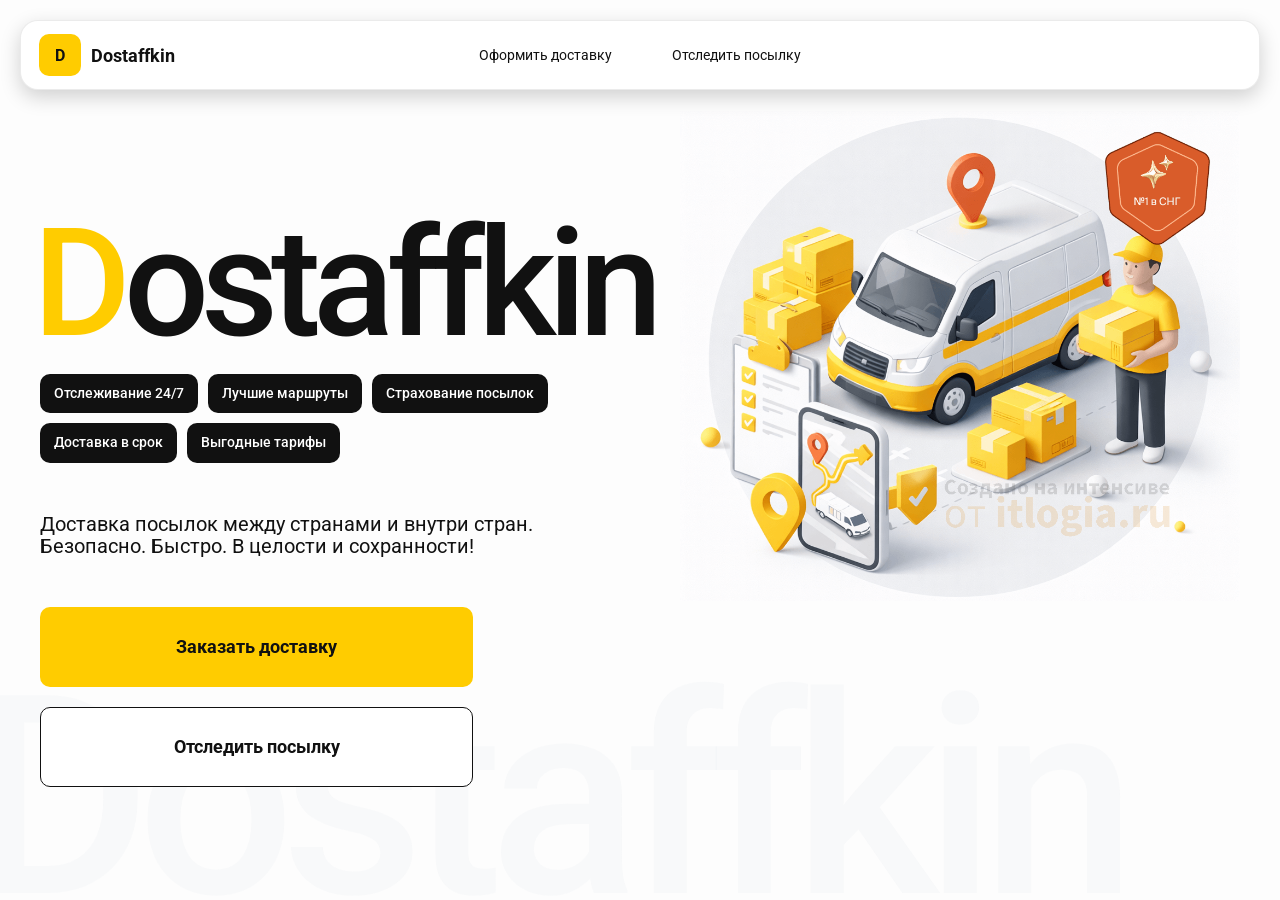
<file: index.html>
<!doctype html>
<html lang="ru">
<head>
    <meta charset="utf-8"/>
    <meta name="viewport" content="width=device-width,initial-scale=1,maximum-scale=1,user-scalable=0"/>

    <title>Dostaffkin — Доставка посылок между странами и внутри стран. Безопасно. Быстро. В целости и сохранности!</title>

    <link rel="stylesheet" href="styles/base.css"/>
    <link rel="stylesheet" href="styles/base_adaptive.css"/>
    <link rel="stylesheet" href="styles/index.css"/>
    <link rel="stylesheet" href="styles/index_adaptive.css"/>
</head>

<body>

<div class="container">

    <header class="header">
        <a class="header-brand" href="#">
            <div class="header-logo">D</div>
            <div class="header-title">Dostaffkin</div>
        </a>

        <nav class="header-menu">
            <a class="header-link" href="./order.html">Оформить <span>доставку</span></a>
            <a class="header-link" href="./track.html">Отследить <span>посылку</span></a>
        </nav>
    </header>

    <main class="main">

        <section class="main-info">
            <div class="main-title">
                <span>D</span>ostaffkin
            </div>

            <div class="main-features">
                <div class="main-feature">Отслеживание 24/7</div>
                <div class="main-feature">Лучшие маршруты</div>
                <div class="main-feature">Страхование посылок</div>
                <div class="main-feature">Доставка в срок</div>
                <div class="main-feature">Выгодные тарифы</div>
            </div>

            <div class="main-description">
                Доставка посылок между странами и внутри стран.
                Безопасно. Быстро. В целости и сохранности!
            </div>

            <div class="main-actions">
                <a class="button" href="./order.html">Заказать доставку</a>
                <a class="button button-white" href="./track.html">Отследить посылку</a>
            </div>

            <div class="main-title-ghost">Dostaffkin</div>
        </section>

        <section class="main-image">
            <img src="images/main-image.png" alt="Main image"/>
        </section>

    </main>

</div>

</body>
</html>
</file>
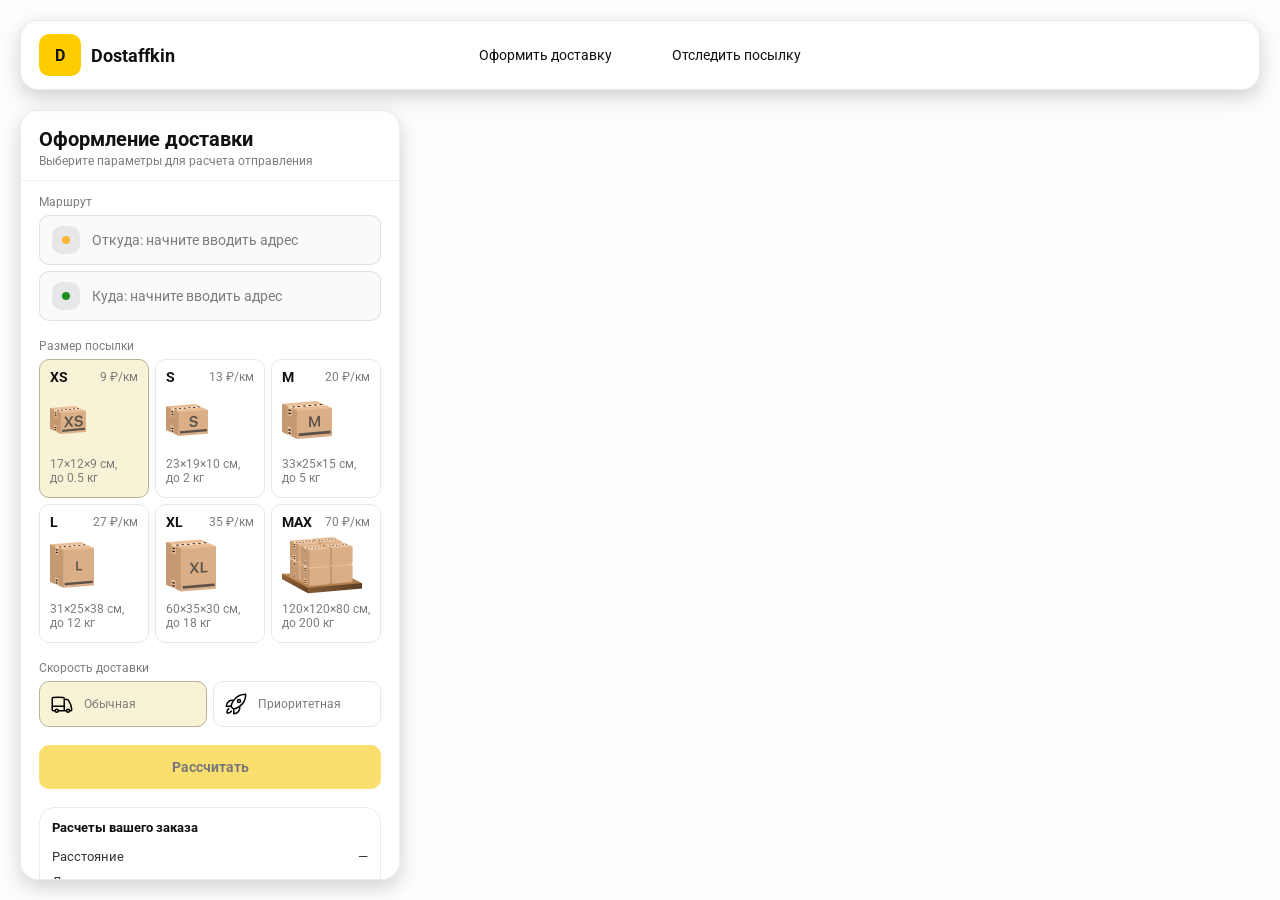
<file: order.html>
<!doctype html>
<html lang="ru">

<head>
    <meta charset="utf-8" />
    <meta name="viewport" content="width=device-width,initial-scale=1,maximum-scale=1,user-scalable=0" />
    <title>Оформление доставки</title>

    <link rel="stylesheet" href="styles/base.css" />
    <link rel="stylesheet" href="styles/base_adaptive.css" />

    <link rel="stylesheet" href="styles/order.css" />
    <link rel="stylesheet" href="styles/order_adaptive.css" />

    <script src="https://api-maps.yandex.ru/2.1/?lang=ru_RU&apikey=660b29e1-c1e7-4834-8d85-a75f8d3d1c8c&suggest_apikey=46e3abd3-ecb2-4aa2-870f-c51289d78a0b" type="text/javascript"></script>
</head>

<body>
    <div id="map"></div>

    <header class="header">
        <a class="header-brand" href="./index.html">
            <div class="header-logo">D</div>
            <div class="header-title">Dostaffkin</div>
        </a>
        <nav class="header-menu">
            <a class="header-link" href="#">Оформить <span>доставку</span></a>
            <a class="header-link" href="./track.html">Отследить <span>посылку</span></a>
        </nav>
    </header>

    <aside class="main" id="sidebar">
        <div class="main-header">
            <div class="main-title">Оформление доставки</div>
            <div class="main-text">Выберите параметры для расчета отправления</div>
        </div>
        <div class="main-content">
            <div class="main-route">
                <div class="main-block-title">Маршрут</div>
                <div class="main-fields">
                    <div class="main-field" id="fromField">
                        <div class="main-pin"></div>
                        <input id="from" placeholder="Откуда: начните вводить адрес" autocomplete="off" />
                        <div class="main-ac" id="fromAc" role="listbox" aria-label="Подсказки адресов"></div>
                    </div>

                    <div class="main-field" id="toField">
                        <div class="main-pin"></div>
                        <input id="to" placeholder="Куда: начните вводить адрес" autocomplete="off" />
                        <div class="main-ac" id="toAc" role="listbox" aria-label="Подсказки адресов"></div>
                    </div>
                </div>
            </div>
            <div class="main-package">
                <div class="main-block-title">Размер посылки</div>

                <div class="main-sizes">
                    <div class="main-size-card is-active" data-value="xs">
                        <div class="main-size-top">
                            <div class="main-size-label">XS</div>
                            <div class="main-size-rate">9 ₽/км</div>
                        </div>
                        <div class="main-size-media">
                            <img src="images/sizes/xs.png" alt="Короб XS" />
                        </div>
                        <div class="main-size-description">17×12×9 см,<br>до 0.5 кг</div>
                    </div>

                    <div class="main-size-card" data-value="s">
                        <div class="main-size-top">
                            <div class="main-size-label">S</div>
                            <div class="main-size-rate">13 ₽/км</div>
                        </div>
                        <div class="main-size-media">
                            <img src="images/sizes/s.png" alt="Короб S" />
                        </div>
                        <div class="main-size-description">23×19×10 см,<br>до 2 кг</div>
                    </div>

                    <div class="main-size-card" data-value="m">
                        <div class="main-size-top">
                            <div class="main-size-label">M</div>
                            <div class="main-size-rate">20 ₽/км</div>
                        </div>
                        <div class="main-size-media">
                            <img src="images/sizes/m.png" alt="Короб M" />
                        </div>
                        <div class="main-size-description">33×25×15 см,<br>до 5 кг</div>
                    </div>

                    <div class="main-size-card" data-value="l">
                        <div class="main-size-top">
                            <div class="main-size-label">L</div>
                            <div class="main-size-rate">27 ₽/км</div>
                        </div>
                        <div class="main-size-media">
                            <img src="images/sizes/l.png" alt="Короб L" />
                        </div>
                        <div class="main-size-description">31×25×38 см,<br>до 12 кг</div>
                    </div>

                    <div class="main-size-card" data-value="xl">
                        <div class="main-size-top">
                            <div class="main-size-label">XL</div>
                            <div class="main-size-rate">35 ₽/км</div>
                        </div>
                        <div class="main-size-media">
                            <img src="images/sizes/xl.png" alt="Короб XL" />
                        </div>
                        <div class="main-size-description">60×35×30 см,<br>до 18 кг</div>
                    </div>

                    <div class="main-size-card" data-value="max">
                        <div class="main-size-top">
                            <div class="main-size-label">MAX</div>
                            <div class="main-size-rate">70 ₽/км</div>
                        </div>
                        <div class="main-size-media main-size-media-palleta">
                            <img src="images/sizes/max.png" alt="Паллета" />
                        </div>
                        <div class="main-size-description">120×120×80 см,<br>до 200 кг</div>
                    </div>
                </div>
            </div>
            <div class="main-speed">
    <div class="main-block-title">Скорость доставки</div>

    <div class="main-speeds">
        <div class="main-speed-card is-active" data-value="regular">
            <img class="main-speed-media" src="images/icons/regular.svg" alt="Regular"/>
            <div class="main-speed-description">Обычная</div>
        </div>
        <div class="main-speed-card" data-value="fast">
            <img class="main-speed-media" src="images/icons/fast.svg" alt="Fast"/>
            <div class="main-speed-description">Приоритетная</div>
        </div>

    </div>
</div>
            <div class="main-calculate-block">
                <button id="calc" class="button calculate-button" type="button" disabled>Рассчитать</button>
            </div>
            <div class="main-result" id="result">
                <div class="main-result-title">Расчеты вашего заказа</div>
                <div class="main-result-lines">
                    <div class="main-result-line"><span>Расстояние</span><span id="distanceValue">—</span></div>
                    <div class="main-result-line"><span>Доставим через</span><span id="durationValue">—</span></div>
                    <div class="main-result-line"><span>Тариф</span><span id="rateValue">—</span></div>
                </div>
                <div class="main-price">
                    <div class="main-price-label">Итого</div>
                    <div class="main-price-value" id="totalValue">—</div>
                </div>
            </div>
            <div class="main-order-box">
                <div class="main-order-form" id="orderForm">
                    <div class="main-order-title">Оформление доставки</div>
                    <div class="main-block-info-row">
                        <div class="main-block-title">Контакты</div>
                        <div class="order-fields">
                            <div class="main-field">
                                <input id="customerName" placeholder="Ваше имя" autocomplete="off" />
                            </div>
                            <div class="main-field">
                                <input id="customerPhone" placeholder="Ваш телефон" autocomplete="off"
                                    inputmode="tel" />
                            </div>
                        </div>
                    </div>
                    <div class="main-block-info-row extra-info">
                        <div class="main-block-title">Дополнительная информация</div>
                        <div class="main-field textarea">
                            <textarea id="comment" placeholder="Детали доставки и комментарии"></textarea>
                        </div>
                    </div>
                    <button id="submit" class="button main-submit-request" type="button" disabled>Отправить
                        заявку
                    </button>
                </div>

                <div class="main-order-success" id="orderSuccess">
                    <div class="main-success-icon">✓</div>
                    <div class="main-success-title">Заявка отправлена!</div>
                    <div class="main-success-title">Номер отправления – <span id="orderId"></span></div>
                    <div class="main-success-subtitle">Мы скоро свяжемся с вами</div>
                </div>
            </div>
        </div>
    </aside>

    <script src="scripts/order.js"></script>
</body>

</html>
</file>
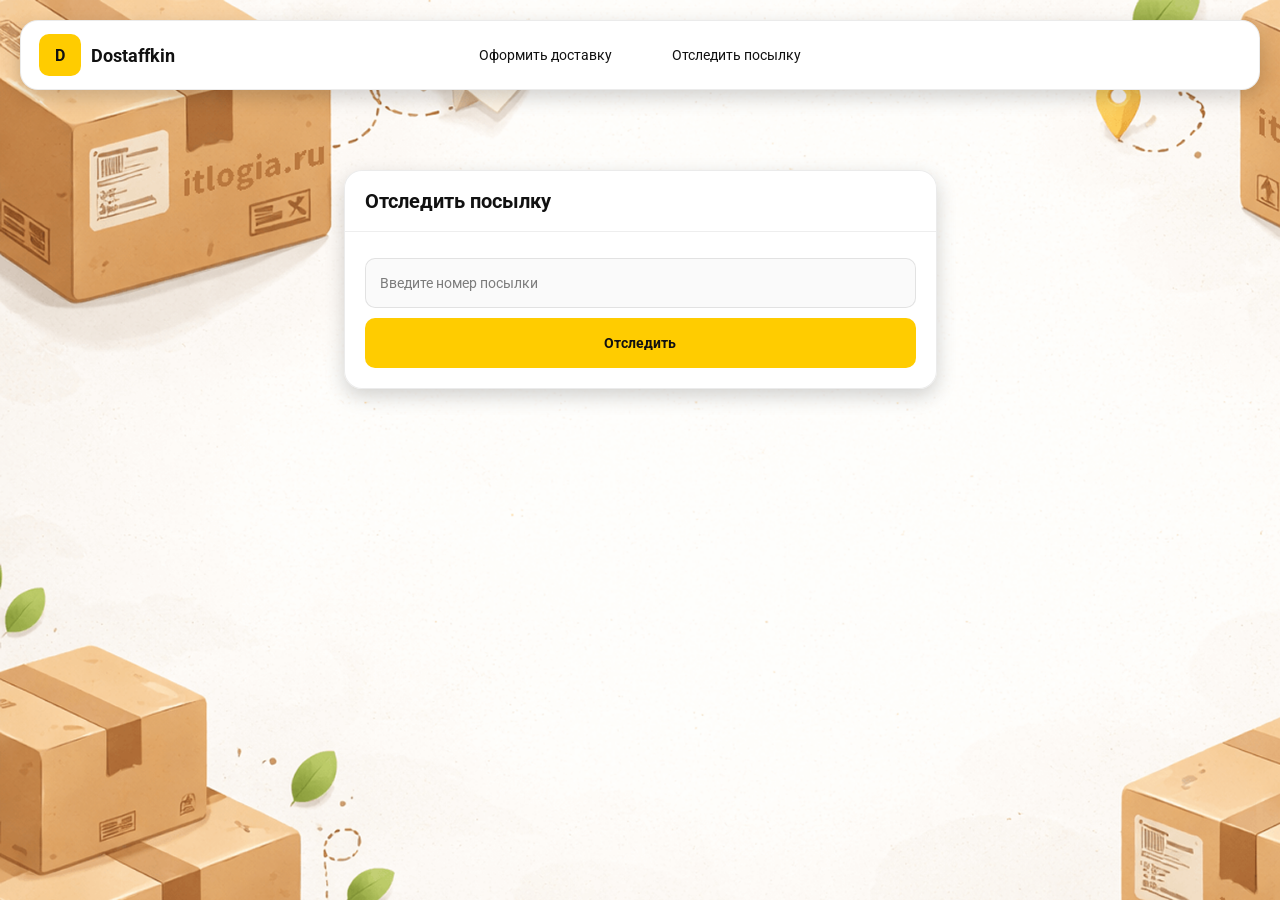
<file: track.html>
<!doctype html>
<html lang="ru">
<head>
    <meta charset="utf-8" />
    <meta name="viewport" content="width=device-width,initial-scale=1,maximum-scale=1,user-scalable=0" />
    <title>Отследить посылку</title>
    <link rel="stylesheet" href="styles/base.css" />
    <link rel="stylesheet" href="styles/base_adaptive.css" />
    <link rel="stylesheet" href="styles/track.css" />
    <link rel="stylesheet" href="styles/track_adaptive.css" />
</head>
<body>

    <div class="container">
        <header class="header">
            <a class="header-brand" href="./index.html">
                <div class="header-logo">D</div>
                <div class="header-title">Dostaffkin</div>
            </a>
            <nav class="header-menu">
                <a class="header-link" href="./order.html">Оформить <span>доставку</span></a>
                <a class="header-link" href="#">Отследить <span>посылку</span></a>
            </nav>
        </header>

        <main class="track-content">
            <section class="track-card track-search">
                <div class="track-title">Отследить посылку</div>

                <div class="track-action">
                    <div class="main-field track-field">
                        <input id="trackNumber" placeholder="Введите номер посылки" autocomplete="off" />
                    </div>

                    <button id="trackButton" class="button track-button" type="button">
                        Отследить
                    </button>
                </div>
            </section>
            <section class="track-card track-result" id="trackResult">
                <div class="track-result-header">
                    <div class="track-id" id="trackIdValue"></div>
                    <div class="track-routes">
                        <div class="track-route">
                            <div class="track-route-pin">
                                <svg xmlns="http://www.w3.org/2000/svg" fill="none" viewBox="0 0 24 24"
                                    stroke-width="1.5" stroke="orange" class="size-6">
                                    <path stroke-linecap="round" stroke-linejoin="round"
                                        d="M15 10.5a3 3 0 1 1-6 0 3 3 0 0 1 6 0Z" />
                                    <path stroke-linecap="round" stroke-linejoin="round"
                                        d="M19.5 10.5c0 7.142-7.5 11.25-7.5 11.25S4.5 17.642 4.5 10.5a7.5 7.5 0 1 1 15 0Z" />
                                </svg>
                            </div>
                            <div class="track-route-address" id="trackFromValue">
                                Откуда: Москва, улица Арбат, 1
                            </div>
                        </div>
                        <div class="track-route track-route-arrow">
                            <svg xmlns="http://www.w3.org/2000/svg" fill="none" viewBox="0 0 24 24" stroke-width="1.5"
                                stroke="currentColor" class="size-6">
                                <path stroke-linecap="round" stroke-linejoin="round"
                                    d="M19.5 13.5 12 21m0 0-7.5-7.5M12 21V3" />
                            </svg>
                        </div>
                        <div class="track-route">
                            <div class="track-route-pin">
                                <svg xmlns="http://www.w3.org/2000/svg" fill="none" viewBox="0 0 24 24"
                                    stroke-width="1.5" stroke="green" class="size-6">
                                    <path stroke-linecap="round" stroke-linejoin="round"
                                        d="M15 10.5a3 3 0 1 1-6 0 3 3 0 0 1 6 0Z" />
                                    <path stroke-linecap="round" stroke-linejoin="round"
                                        d="M19.5 10.5c0 7.142-7.5 11.25-7.5 11.25S4.5 17.642 4.5 10.5a7.5 7.5 0 1 1 15 0Z" />
                                </svg>
                            </div>
                            <div class="track-route-address" id="trackToValue">
                                Куда: Минск, проспект Независимости, 58
                            </div>
                        </div>
                    </div>
                </div>
                <div class="track-info">
                    <div class="track-status-title">Статус данной посылки:</div>
                    <div class="track-status-list" id="trackStatusList">
                            </div>
                        </div>
                    </div>
                </div>
            </section>
        </main>
    </div>
<script src="scripts/track.js"></script>
</body>

</html>
</file>
<file: styles/base.css>
*, *::before, *::after {
    box-sizing: border-box;
}

@font-face {
    font-family: "Roboto";
    src: url("../fonts/Roboto-Regular.ttf");
    font-weight: normal;
}

@font-face {
    font-family: "Roboto";
    src: url("../fonts/Roboto-Bold.ttf");
    font-weight: bold;
}

@font-face {
    font-family: "Roboto";
    src: url("../fonts/Roboto-Medium.ttf");
    font-weight: 500;
}

html, body {
    margin: 0;
    color: #111111;
    font-family: "Roboto", sans-serif;
}

body {
    background: #FDFDFD;
}

.header {
    border-radius: 18px;
    box-shadow: 0 7px 20px 0 #0000002E;
    backdrop-filter: blur(10px);
    background: #ffffff;
    left: 20px;
    border: 1px solid rgba(0, 0, 0, 0.08);
    position: fixed;
    right: 20px;
    top: 20px;
    padding: 14px 18px;
    height: 70px;
    display: flex;
    align-items: center;
    z-index: 6;
}

.header-brand {
    display: flex;
    align-items: center;
    text-decoration: none;
    gap: 10px;
}

.header-logo {
    width: 42px;
    height: 42px;
    border-radius: 10px;
    background: #FFCC00;
    display: grid;
    place-items: center;
    font-weight: bold;
    color: #111;
}

.header-title {
    font-size: 18px;
    font-weight: bold;
    color: #111111;
    text-decoration: none;
}

.header-menu {
    display: flex;
    align-items: center;
    gap: 60px;
    margin: 0;
    position: absolute;
    left: 50%;
    transform: translateX(-50%);
}

.header-link {
    font-size: 14px;
    color: #111111;
    text-decoration: none;
}

.button {
    border: 0;
    outline: none;
    height: 44px;
    border-radius: 10px;
    font-size: 14px;
    font-weight: bold;
    cursor: pointer;
    font-family: inherit;
    transition: transform .08s ease, opacity .12s ease;
    background: #ffcc00;
    color: #111111;
    text-align: center;
    text-decoration: none;
}

.button:hover {
    background-color: #E5BC19;
}

.button:disabled {
    cursor: not-allowed;
    background-color: #FADE6E;
    color: #787878;
    transform: none;
}

.button.button-white {
    background: #ffffff;
    border: 1px solid #111111;
}

.button.button-white:hover {
    background: rgb(241 241 241);
}

.main-field {
    display: flex;
    align-items: center;
    margin-top: 6px;
    gap: 10px;
    border: 1px solid #1111111A;
    background: #FAFAFA;
    border-radius: 10px;
    padding: 10px 12px;
    position: relative;
    box-sizing: border-box;
    height: 50px;
}

.main-field.textarea {
    height: auto;
}

.main-pin {
    width: 28px;
    height: 28px;
    border-radius: 10px;
    background: rgba(17, 17, 17, 0.08);
    display: grid;
    place-items: center;
    flex: 0 0 auto;
    position: relative;
}

.main-pin::before {
    content: "";
    width: 8px;
    height: 8px;
    border-radius: 999px;
    background: orange;
    opacity: .75;
    display: block;
}

.main-field:last-child .main-pin::before {
    background: green;
    opacity: .85;
}

input, textarea {
    width: 100%;
    border: 0;
    outline: none;
    background: transparent;
    font-size: 14px;
    color: #111111;
    font-family: inherit;
}

textarea {
    resize: vertical;
    min-height: 72px;
    padding: 2px 0;
}

input::placeholder, textarea::placeholder {
    color: #7C7C7C;
}

.main-field:focus-within {
    border-color: rgba(0, 0, 0, 0.20);
    box-shadow: 0 0 0 4px rgba(255, 204, 0, 0.35);
    background: rgba(255, 255, 255, 0.75);
}
</file>
<file: styles/base_adaptive.css>
@media (max-width: 767px) {
    .header {
        left: 10px;
        right: 10px;
        top: 10px;
    }

    .header-link span {
        display: none;
    }

    .header-menu {
        gap: 20px;
        justify-content: flex-start;
        margin: 0 0 0 30px;
        position: static;
        transform: none;
    }
}

@media (max-width: 420px) {
    .header-title {
        display: none;
    }
}

@media (max-width: 374px) {
    .header-menu {
        gap: 10px;
        margin: 0 0 0 10px;
    }
}
</file>
<file: styles/index.css>
.container {
    overflow: hidden;
    min-height: 100vh;
}

.main {
    padding: 111px 40px 40px;
    position: relative;
    display: flex;
}

.main-info {
    max-width: 840px;
    width: 100%;
    position: relative;
}

.main-title {
    margin-top: 98px;
    font-weight: 500;
    font-size: 200px;
    line-height: 1;
    letter-spacing: -0.05em;
    color: #111111;
    left: -15px;
    position: relative;
}

.main-title span {
    color: #ffcc00;
}

.main-features {
    margin-top: 15px;
    display: flex;
    flex-wrap: wrap;
    gap: 10px;
}

.main-feature {
    background: #111111;
    color: #ffffff;
    padding: 12px 14px;
    font-weight: 500;
    font-size: 14px;
    line-height: 1.1;
    border-radius: 10px;
}

.main-description {
    margin-top: 50px;
    max-width: 500px;
    font-size: 20px;
    line-height: 1.1;
    color: #111111;
}

.main-actions {
    margin-top: 50px;
    display: flex;
    flex-direction: column;
    gap: 20px;
}

.main-actions .button {
    height: 80px;
    width: 433px;
    font-size: 18px;
    font-weight: bold;
    place-items: center;
    display: grid;
}

.main-title-ghost {
    position: absolute;
    z-index: -1;
    left: -70px;
    bottom: -150px;
    font-weight: 500;
    font-size: 278px;
    line-height: 1;
    letter-spacing: -0.05em;
    color: #ECEDF04D;
}

.main-image {
    width: 1024px;
    top: 100px;
    z-index: -2;
}

.main-image img {
    width: 100%;
    max-width: 1024px;
    height: auto;
    display: block;
}
</file>
<file: styles/index_adaptive.css>
@media (max-width: 1760px) {
    .main-title {
        font-size: 150px;
        left: -7px;
    }

    .main-info {
        max-width: 640px;
    }
}

@media (max-width: 1200px) {
    .main-info {
        max-width: 540px;
    }

    .main {
        padding: 111px 20px 20px;
    }

    .main-title {
        font-size: 120px;
        left: -4px;
    }

    .main-title-ghost {
        font-size: 220px;
    }
}

@media (max-width: 1024px) {
    .main-title {
        margin-top: 30px;
    }

    .main {
        flex-direction: column-reverse;
    }

    .main-image {
        max-width: 350px;
        position: absolute;
        left: 370px;
        top: 370px;
    }

    .main-info {
        max-width: 100%;
    }

    .main-actions {
        gap: 10px;
    }

    .main-actions .button {
        height: 50px;
        font-size: 14px;
        width: auto;
        max-width: 300px;
    }

    .main-description {
        max-width: 350px;
    }
}

@media (max-width: 570px) {
    .main-title {
        font-size: 88px;
    }

    .main-description {
        max-width: 100%
    }

    .main-actions {
       width: 100%;
    }

    .main-actions .button {
        width: 100%;
        max-width: 100%
    }

    .main-image {
        max-width: 650px;
        position: absolute;
        left: 170px;
        top: 70px;
        opacity: 0.2;
    }
}

@media (max-width: 400px) {
    .main-title {
        font-size: 70px;
    }
}
</file>
<file: styles/order.css>
#map {
    position: fixed;
    inset: 0;
}

.main {
    border-radius: 18px;
    box-shadow: 0 7px 20px 0 #0000002E;
    backdrop-filter: blur(10px);
    background: rgba(255, 255, 255, 0.96);
    left: 20px;
    border: 1px solid rgba(0, 0, 0, 0.08);
    position: fixed;
    top: 110px;
    bottom: 20px;
    width: 380px;
    display: flex;
    flex-direction: column;
    overflow: hidden;
    z-index: 5;
}

.main-header {
    padding: 18px 18px 12px 18px;
    border-bottom: 1px solid rgba(0, 0, 0, 0.06);
    display: flex;
    flex-direction: column;
}

.main-title {
    font-size: 20px;
    line-height: 100%;
    font-weight: bold;
}

.main-text {
    font-size: 12px;
    margin-top: 5px;
    color: #7C7C7C;
}

.main-content {
    padding: 14px 18px 18px 18px;
    overflow: auto;
    scrollbar-width: none;
    display: flex;
    flex-direction: column;
    gap: 18px;
    flex: 1;
}

.main-block-title {
    font-size: 12px;
    color: #7C7C7C;
}

.main-route .main-block-title,
.main-package .main-block-title {
    margin-bottom: 6px;
}

.main-sizes {
    display: grid;
    gap: 6px;
    grid-template-columns: repeat(3, 1fr);
}

.main-size-card {
    border: 1px solid #E8E8E7;
    background: #FFFFFF;
    border-radius: 10px;
    padding: 10px;
    cursor: pointer;
    user-select: none;
    transition: transform .08s ease, border-color .12s ease, background .12s ease;
    min-height: 139px;
}

.main-size-card:hover {
    transform: translateY(-1px);
}

.main-size-card.is-active {
    background-color: #F8F2D6;
    border-color: #B7B196;
}

.main-size-top {
    display: flex;
    align-items: center;
    justify-content: space-between;
}

.main-size-label {
    font-weight: bold;
    font-size: 14px;
    color: #111111;
    line-height: 100%;
}

.main-size-rate {
    font-size: 12px;
    color: #7C7C7C;
    line-height: 100%;
}

.main-size-media {
    margin-top: 8px;
    height: 57px;
}

.main-size-description {
    margin-top: 8px;
    font-size: 12px;
    color: #7C7C7C;
    line-height: 1.2;
}

.calculate-button {
    width: 100%;
}

.main-result {
    border: 1px solid rgba(0, 0, 0, 0.08);
    background: rgba(255, 255, 255, 0.75);
    border-radius: 16px;
    padding: 12px;
    line-height: 1.25;
}

.main-result-title {
    font-weight: bold;
    font-size: 13px;
    color: #111111;
    margin-bottom: 13px;
}

.main-result-lines {
    gap: 8px;
    display: flex;
    flex-direction: column;
}

.main-result-line {
    font-size: 13px;
    color: rgba(17, 17, 17, 0.85);
    display: flex;
    justify-content: space-between;
}

.main-price {
    margin-top: 18px;
    padding-top: 10px;
    border-top: 1px dashed rgba(0, 0, 0, 0.12);
    display: flex;
    align-items: baseline;
    justify-content: space-between;
}

.main-price-label {
    font-size: 12px;
    color: rgba(17, 17, 17, 0.55);
}

.main-price-value {
    font-size: 20px;
    font-weight: bold;
    color: #111111;
    letter-spacing: -0.3px;
}

.main-order-box {
    background: #ffffff;
    border: 1px solid #E8E8E7;
    border-radius: 10px;
    padding: 12px;
}

.main-order-title {
    margin-bottom: 8px;
    font-weight: bold;
    font-size: 14px;
    color: #111111;
}

.main-block-info {
    display: flex;
    flex-direction: column;
    gap: 6px;
}

.order-fields {
    display: grid;
    grid-template-columns: 1fr 1fr;
    column-gap: 10px;
    margin-top: 6px;
}

.main-block-info-row.extra-info {
    display: block;
    margin-top: 13px;
}

.main-submit-request {
    width: 100%;
    margin-top: 6px;
}

.main-order-success {
    display: none;
    text-align: center;
    padding: 22px 12px;
    gap: 12px;
}

.main-order-success.is-visible {
    display: flex;
    flex-direction: column;
    align-items: center;
}

.main-success-icon {
    width: 56px;
    height: 56px;
    border-radius: 50%;
    background: #16a34a;
    color: #ffffff;
    display: grid;
    place-items: center;
    font-size: 30px;
}

.main-success-title {
    font-size: 14px;
    font-weight: bold;
    color: #111111;
}

.main-success-subtitle {
    font-size: 12px;
    color: rgba(17, 17, 17, 0.55);
    line-height: 1.3;
}

.main-speed .main-block-title {
    margin-bottom: 6px;
}

.main-speeds {
    display: grid;
    gap: 6px;
    grid-template-columns: repeat(2, 1fr);
}

.main-speed-card {
    border: 1px solid #E8E8E7;
    background: #FFFFFF;
    border-radius: 10px;
    padding: 10px;
    cursor: pointer;
    user-select: none;
    transition: transform .08s ease, border-color .12s ease, background .12s ease;
    display: flex;
    align-items: center;
    gap: 10px;
}

.main-speed-card:hover {
    transform: translateY(-1px);
}

.main-speed-card.is-active {
    background-color: #F8F2D6;
    border-color: #B7B196;
}

.main-speed-description {
    font-size: 12px;
    color: #7C7C7C;
    line-height: 1.2;
}
</file>
<file: styles/order_adaptive.css>
@media (max-width: 767px) {
    .main {
        left: 10px;
        right: 10px;
        top: 50%;
        bottom: 12px;
        width: auto;
        max-width: none;
    }
}

@media (max-width: 420px) {
    .main-sizes {
        grid-template-columns: repeat(2, 1fr);
    }
}
</file>
<file: styles/track.css>
.container {
    background: #F4F4F4 url("../images/track-bg.png");
    background-size: cover;
    min-height: 100vh;
    padding: 170px 0 50px 0;
}

.track-content {
    width: 593px;
    margin: 0 auto;
}

.track-card {
    width: 100%;
    border-radius: 18px;
    box-shadow: 0 7px 20px 0 #0000002E;
    backdrop-filter: blur(10px);
    background: rgba(255, 255, 255, 0.96);
    border: 1px solid rgba(0, 0, 0, 0.08);
}

.track-title {
    font-size: 20px;
    line-height: 100%;
    font-weight: bold;
    border-bottom: 1px solid #EEEEEE;
    padding: 20px;
}

.track-action {
    padding: 20px;
}

.track-button {
    width: 100%;
    height: 50px;
}

.track-field {
    margin-bottom: 10px;
}

.track-result {
    margin-top: 5px;
    display: none;
}

.track-result.is-visible {
    display: block;
}

.track-result-header {
    font-weight: bold;
    font-size: 14px;
    color: #111111;
    padding: 20px;
    border-bottom: 1px solid #EEEEEE;
}

.track-id {
    margin-bottom: 12px;
    font-size: 20px;
}

.track-routes {
    display: flex;
    flex-direction: column;
    gap: 10px;
    font-weight: normal;
}

.track-route {
    display: flex;
    align-items: center;
    gap: 10px;
}

.track-route-pin {
    width: 24px;
    height: 24px;
    flex-shrink: 0;
}

.track-route-arrow {
    padding: 15px 0;
    width: 24px;
    height: 24px;
}

.track-info {
    padding: 20px;
}

.track-status {
    display: flex;
    align-items: center;
    font-size: 12px;
    gap: 10px;
}

.track-status-title {
    font-size: 14px;
    color: #111111;
    margin-bottom: 20px;
}

.track-status-list {
    display: flex;
    flex-direction: column;
    gap: 15px;
}

.track-status-icon {
    width: 40px;
    height: 40px;
    border-radius: 50%;
    background: rgba(17, 17, 17, 0.08);
    display: grid;
    place-items: center;
    flex: 0 0 auto;
}

.track-status.created .track-status-icon {
    background-color: #F1CB00;
}

.track-status.in-way .track-status-icon {
    background-color: #F08A11;
}

.track-status.ready .track-status-icon {
    background-color: #A35D0A;
}

.track-status.done .track-status-icon {
    background-color: #37C93B;
}

.track-status-text {
    display: flex;
    align-items: center;
    justify-content: space-between;
    color: #111111;
    font-size: 12px;
    flex: 1;
}

.track-status-date {
    color: rgba(17, 17, 17, 0.55);
}
</file>
<file: styles/track_adaptive.css>
@media (max-width: 767px) {
    .container {
        padding: 130px 0 50px 0;
    }

    .track-content {
        width: 100%;
        padding-left: 10px;
        padding-right: 10px;
    }

    .track-result-header {
        padding: 20px;
    }
}
</file>
